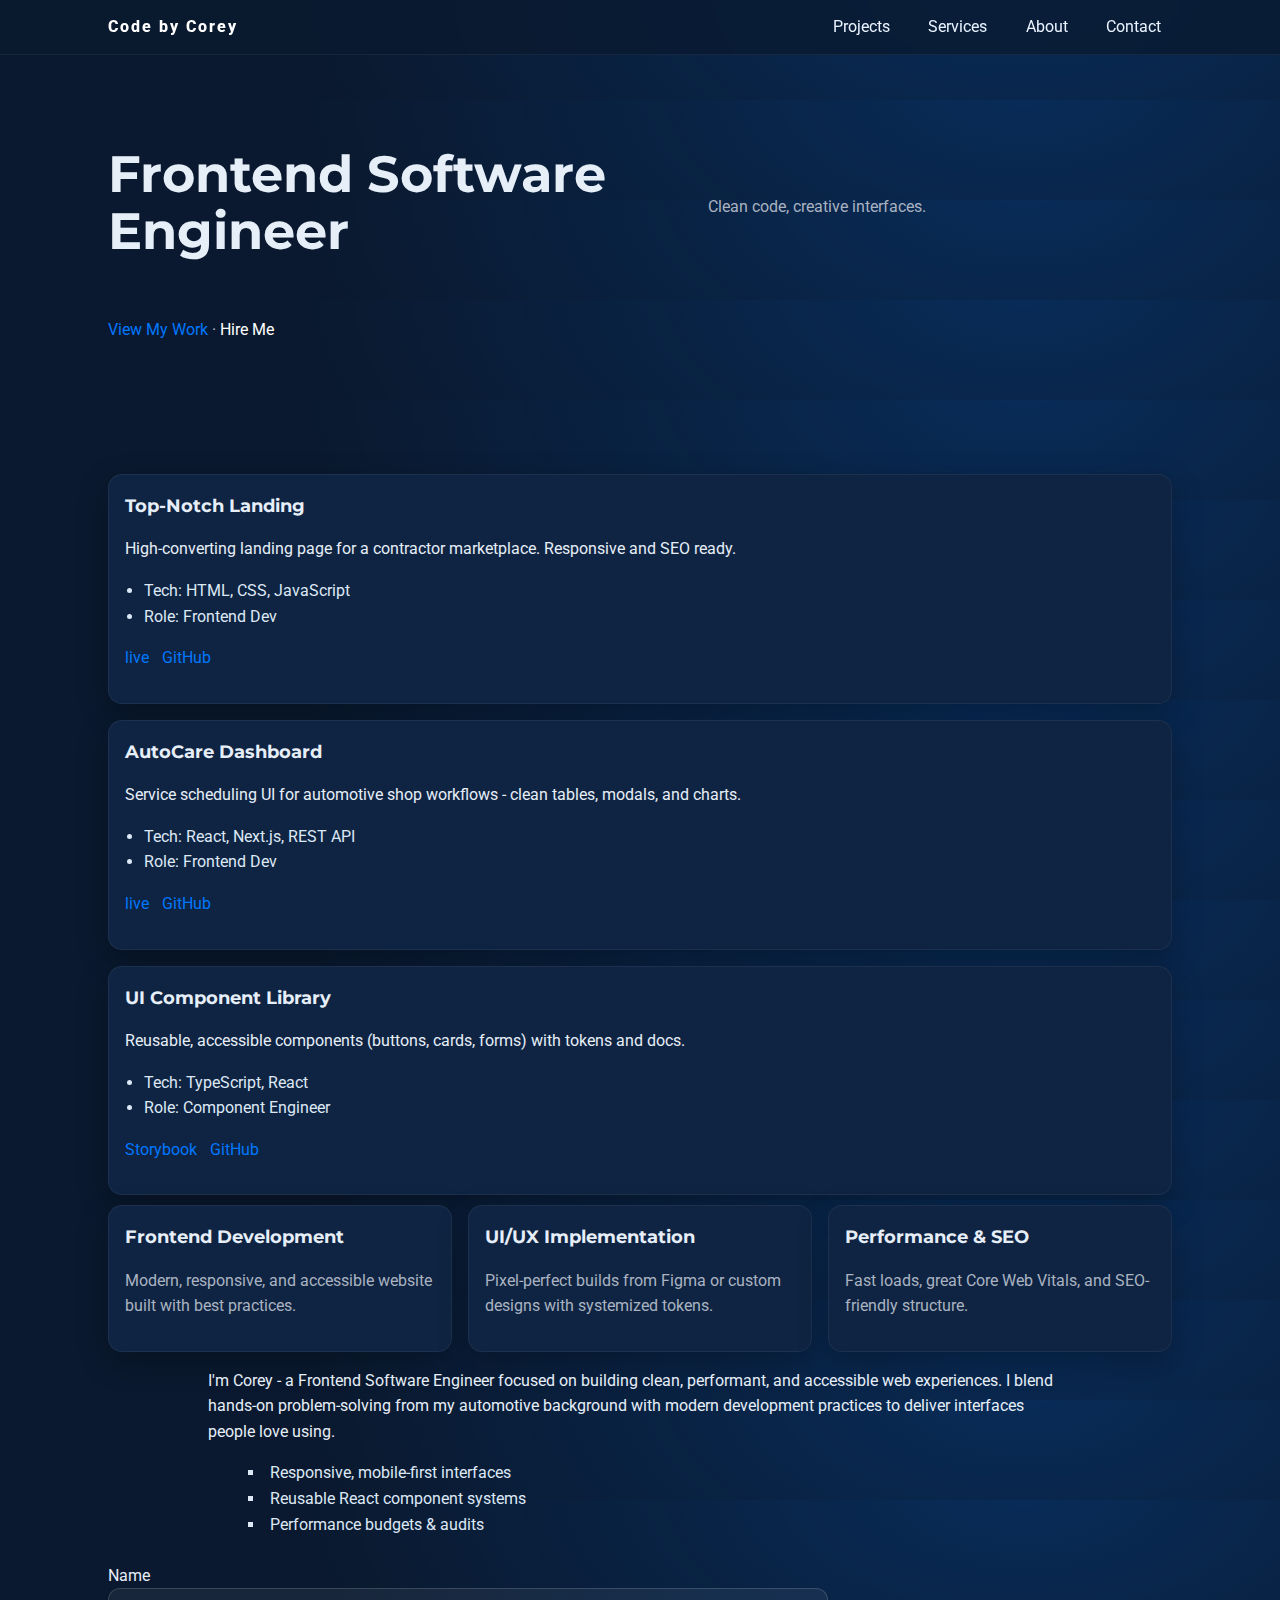
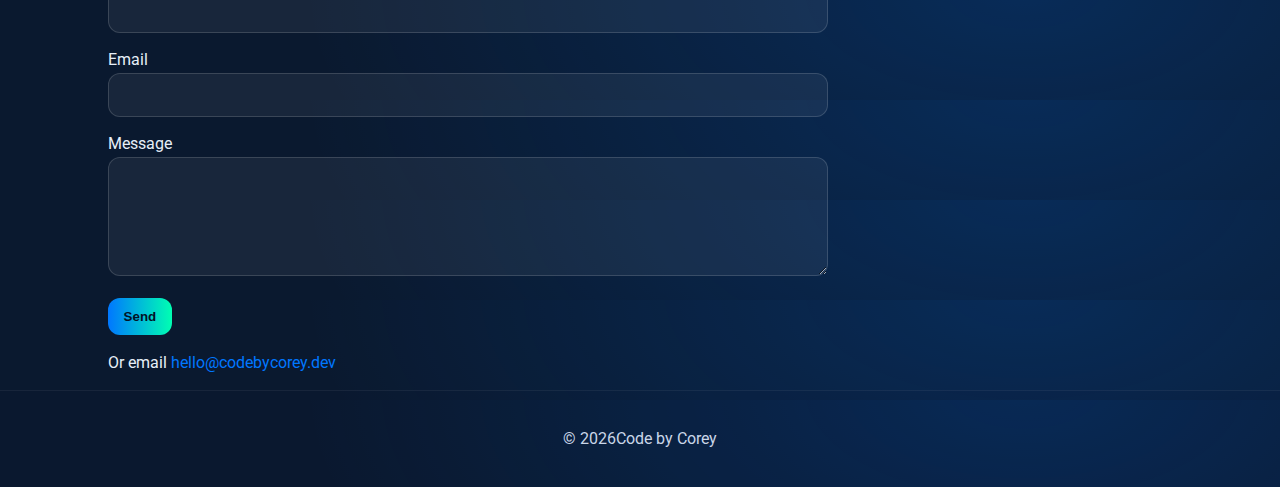
<file: index.html>
<!DOCTYPE html>
<html lang="en">
<head>
  <meta charset="UTF-8" />
  <meta name="viewport" content="width=device-width, initial-scale=1" />
  <meta name="description" content="Clean code, creative interfaces. Portfolio and services by Corey Shamburger, Frontend Software Engineer." />
  <title>Code by Corey — Frontend Software Engineer</title>
  <link href="https://fonts.googleapis.com/css2?family=Montserrat:wght@600;700;800&family=Roboto:wght@400;500&display=swap" rel="stylesheet">
  <link rel="stylesheet" href="styles.css">
  <script src="script.js" defer></script>
</head>
<body>
  <header class="site-header" role="banner">
    <div class="container">
      <a href="#home" class="brand" aria-label="Code by Corey Home">
        <span class="brand__name">Code by Corey</span>
      </a>
      <nav aria-label="Primary">
        <ul class="nav">
          <li><a href="#projects">Projects</a></li>
          <li><a href="#services">Services</a></li>
          <li><a href="#about">About</a></li>
          <li><a href="#contact">Contact</a></li>
        </ul>
      </nav>
    </div>
  </header>
  <main id="home">
    <section id="hero" aria-label="Hero">
      <div class="container">
        <h1>Frontend Software Engineer</h1>
        <p>Clean code, creative interfaces.</p>
        <p>
          <a href="#projects">View My Work</a> ·
          <a href="#contact">Hire Me</a>
        </p>
      </div>
    </section>
    <section id="projects" aria-label="Featured Projects">
      <div class="container">
        <h2 class="Featured Projects"></h2>
        <article>
          <header>
            <h3>Top-Notch Landing</h3>
          </header>
          <p>High‑converting landing page for a contractor marketplace. Responsive and SEO ready.</p>
          <ul>
            <li>Tech: HTML, CSS, JavaScript</li>
            <li>Role: Frontend Dev</li>
          </ul>
          <p>
            <a href="#" aria-label="Open live site for Top-Notch Landing">live</a>
            <a href="#" aria-label="Open GitHub repo for Top-Notch Landing">GitHub</a>
          </p>
        </article>
        <article>
          <header>
            <h3>AutoCare Dashboard</h3>
          </header>
          <p>Service scheduling UI for automotive shop workflows - clean tables, modals, and charts.</p>
          <ul>
            <li>Tech: React, Next.js, REST API</li>
            <li>Role: Frontend Dev</li>
          </ul>
          <p>
            <a href="#" aria-label="Open live site for AutoCare Dashboard">live</a>
            <a href="#" aria-label="Open GitHub repo for AutoCare Dashboard">GitHub</a>
          </p>
        </article>
        <article>
          <header>
            <h3>UI Component Library</h3>
          </header>
          <p>Reusable, accessible components (buttons, cards, forms) with tokens and docs.</p>
          <ul>
            <li>Tech: TypeScript, React</li>
            <li>Role: Component Engineer</li>
          </ul>
          <p>
            <a href="#" aria-label="Open Storybook for UI Component Library">Storybook</a>
            <a href="#" aria-label="Open GitHub repo for UI Component Library">GitHub</a>
          </p>
        </article>
      </div>
    </section>
    <section id="services" aria-label="Services">
      <div class="container">
        <h2 class="Services"></h2>
        <ul>
          <li>
            <h3>Frontend Development</h3>
            <p>Modern, responsive, and accessible website built with best practices.</p>
          </li>
          <li>
            <h3>UI/UX Implementation</h3>
            <p>Pixel-perfect builds from Figma or custom designs with systemized tokens.</p>
          </li>
          <li>
            <h3>Performance & SEO</h3>
            <p>Fast loads, great Core Web Vitals, and SEO-friendly structure.</p>
          </li>
        </ul>
      </div>
    </section>
    <section id="about" aria-label="About">
      <div class="container">
        <h2 class="About"></h2>
        <p>I'm Corey - a Frontend Software Engineer focused on building clean, performant, and accessible web experiences. I blend hands-on problem-solving from my automotive background with  modern development practices to deliver interfaces people love using.</p>
        <ul>
          <li>Responsive, mobile-first interfaces</li>
          <li>Reusable React component systems</li>
          <li>Performance budgets & audits</li>
        </ul>
      </div>
    </section>
    <section id="contact" aria-label="Contact">
      <div class="container">
        <h2 class="Contact"></h2>
        <form name="contact" method="POST" data-netlify="true">
          <input type="hidden" name="form-name" value="contact" />
          <p>
            <label for="name">Name</label><br>
            <input id="name" name="name" type="text" required />
          </p>
          <p>
            <label for="email">Email</label><br>
            <input id="email" name="email" type="email" required />
          </p>
          <p>
            <label for="message">Message</label><br>
            <textarea id="message" name="message" rows="6" required></textarea>
          </p>
          <p><button type="submit">Send</button></p>
          <p>Or email <a href="mailto:hello@codebycorey.dev">hello@codebycorey.dev</a></p>
        </form>
      </div>
    </section>
  </main>
  <footer class="site-footer" role="contentinfo">
    <div class="container">
      <p>&copy; <span id="year">2025</span>Code by Corey</p>
    </div>
  </footer>
</body>
</html>
</file>
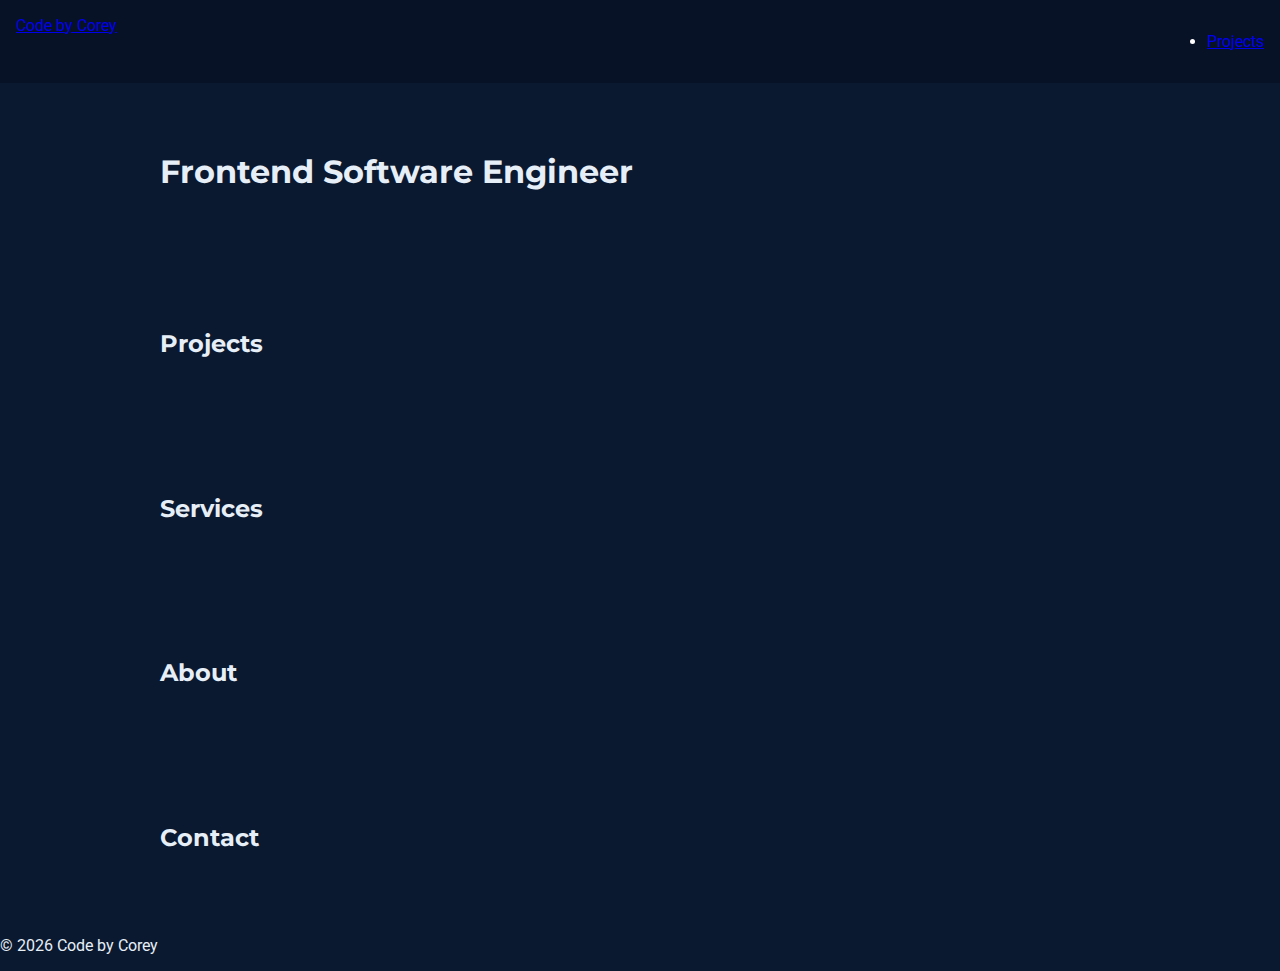
<file: codebycorey-portfolio-git/index.html>
<!DOCTYPE html>
<html lang="en">
<head>
  <meta charset="UTF-8" />
  <meta name="viewport" content="width=device-width, initial-scale=1" />
  <title>Code by Corey — Frontend Software Engineer</title>
  <link href="https://fonts.googleapis.com/css2?family=Montserrat:wght@600;700;800&family=Roboto:wght@400;500&display=swap" rel="stylesheet">
  <link rel="stylesheet" href="styles.css">
</head>
<body>
  <header class="site-header">
    <a class="brand" href="#home"><span class="brand__name">Code by Corey</span></a>
    <nav><ul id="nav-menu" class="nav__list"><li><a href="#projects">Projects</a></li></ul></nav>
  </header>
  <main id="home">
    <section class="section hero"><h1>Frontend Software Engineer</h1></section>
    <section id="projects" class="section"><h2>Projects</h2></section>
    <section id="services" class="section"><h2>Services</h2></section>
    <section id="about" class="section"><h2>About</h2></section>
    <section id="contact" class="section"><h2>Contact</h2></section>
  </main>
  <footer class="site-footer"><p>© <span id="year"></span> Code by Corey</p></footer>
  <script src="script.js"></script>
</body>
</html>
</file>
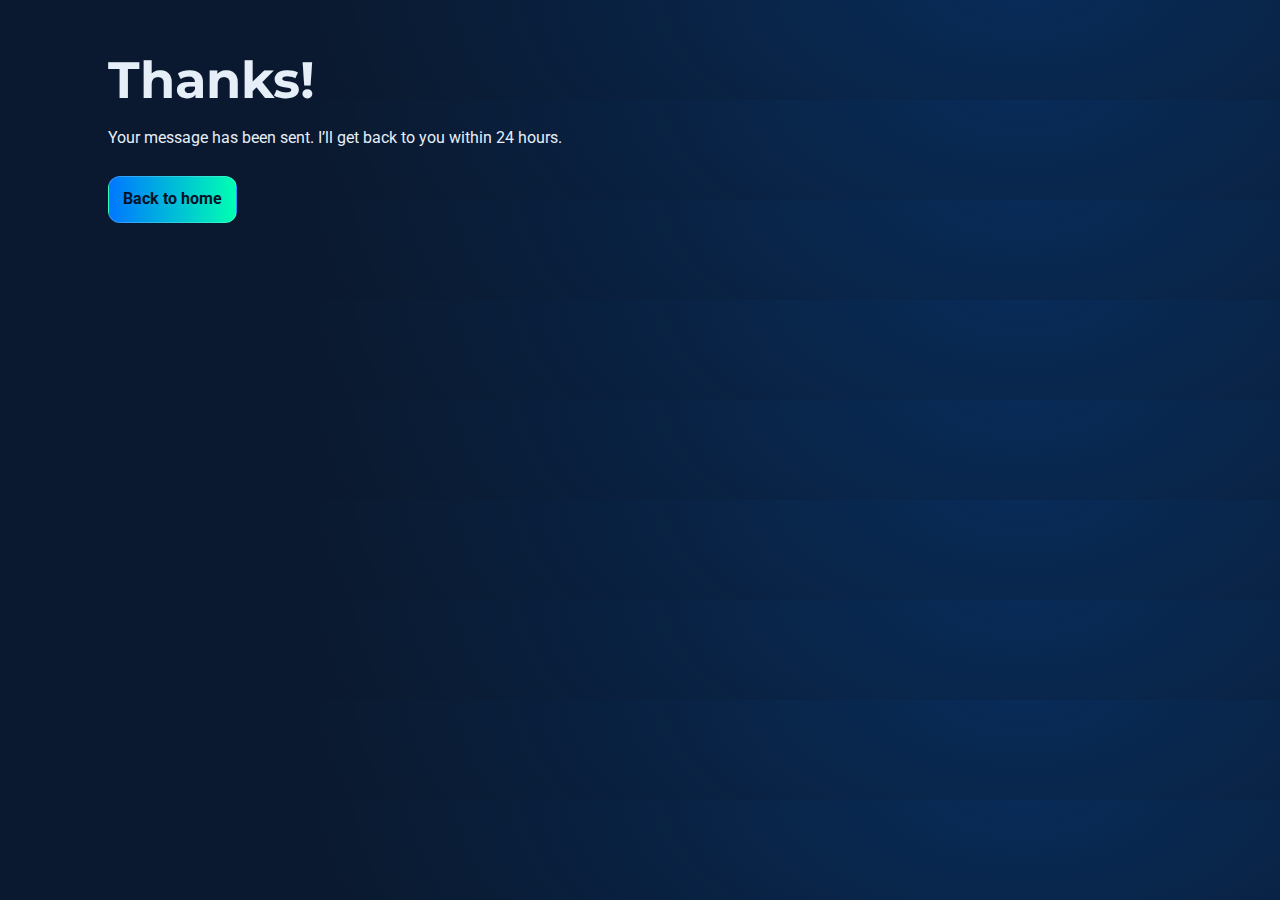
<file: thanks.html>
<!DOCTYPE html>
<html lang="en">
<head>
  <meta charset="UTF-8">
  <meta name="viewport" content="width=device-width, initial-scale=1">
  <title>Thanks — Code by Corey</title>
  <link rel="stylesheet" href="/styles.css">
</head>
<body>
  <main class="section">
    <div class="container">
      <h1>Thanks!</h1>
      <p>Your message has been sent. I’ll get back to you within 24 hours.</p>
      <p><a class="btn" href="/">Back to home</a></p>
    </div>
  </main>
</body>
</html>
</file>
<file: styles.css>
@import url('https://fonts.googleapis.com/css2?family=Montserrat:wght@600;700;800&family=Roboto:wght@400;500&display=swap');

:root{
    --navy: #0A192F;
    --blue: #0077FF;
    --gray: #F5F5F5;
    --accent: #00FFB2;
    --text: #E6EEF8;
    --muted: #A9B3C1;
    --card: #0F2442;
    --radius: 14px;
    --shadow: 0 10px 30px rgba(0,0,0,0.25);
    --maxw: 1100px;
}

* {
    box-sizing: border-box
}

html, body{height: 100px}
body {
    margin: 0;
    font-family: Roboto, system-ui, -apple-system, Segoe UI, Arial, sans-serif;
    color: var(--text);
    background: radial-gradient(1200px 600px at 80% -10%, rgba(0,119,255,0.20), transparent 60%) , var(--navy);
    line-height: 1.6;
}

h1, h2, h3 {
    font-family: Montserrat, system-ui, -apple-system, Segoe UI, Arial, sans-serif;
    margin: 0 0 0.6rem;
}

h1 {
    font-size: clamp(2rem, 3.4vw + 1rem, 3.2rem);
    line-height: 1.12;
}

h2 {
    font-size: clamp(1.6rem, 2vw + 1rem, 2.2rem);
}

h3 {
    font-size: 1.15rem;
}

a {
    color: var(--blue);
    text-decoration: none;
}

a:hover {
    text-decoration: underline;
}

.container {
    width: 100%;
    max-width: var(--maxw);
    margin: 0 auto;
    padding: 0 1.1rem;
}

/* ===== HEADER ===== */

.site-header {
    position: sticky;
    top: 0;
    z-index: 10;
    background: rgba(10, 25,47, 0.75);
    backdrop-filter: blur(10px);
    border-bottom: 1px solid rgba(255, 255, 255, 0.06);
}

.site-header .container {
    display: flex;
    align-items: center;
    justify-content: space-between;
    gap: 0.75rem;
    padding: 0.9rem 1.1rem;
}

.brand {
    display: flex;
    align-items: center;
    gap: 0.6rem;
    color: #fff;
}

.brand__name {
    font-weight: 800;
    letter-spacing: 2px;
}

.brand__logo {
    height: 40px;
    width: auto;
    display: block;
}

/* ===== NAV ===== */

.nav {
    list-style: none;
    display: flex;
    gap: 1rem;
    margin: 0;
    padding: 0;
}

.nav a {
    color: #EAF3FF;
    padding: 0.45rem 0.7rem;
    border-radius: 10px;
}

.nav a:is(:hover, :focus) {
    background: rgba(255, 255, 255, 0.08);
    text-decoration: none;
}

/* ==== ACTIVE LINK HIGHLIGHT ===== */

header nav a[data-active="true"],
header nav a[aria-current="page"]{
  background: rgba(255,255,255,.12);
  text-decoration: none;
  border-radius: 10px;
}

/* ===== SECTIONS ===== */

section {
    scroll-margin-top: 80px;
}

#hero {
    padding: clamp(3rem, 7vw, 6rem) 0;
}

.section {
    padding: clamp(2.2rem, 5vw, 3.2rem) 0;
}

.section + .section {
    border-top: 1px solid rgba(255, 255, 255, 0.06);
}

#hero .container {
    display: grid;
    grid-template-columns: 1.1fr 0.9fr;
    gap: 2rem;
    align-items: center;
}

#hero p {
    color: var(--muted);
}

.btn {
    display: inline-block;
    margin-right: 0.6rem;
    margin-top: 0.6rem;
    border-radius: 12px;
    padding: 0.6rem 0.9rem;
    border: 1px solid rgba(255, 255, 255, 0.2);
}

.btn:first-of-type {
    background: linear-gradient(90deg, var(--blue), var(--accent));
    color: #031126;
    font-weight: 700;
}

.btn--ghost {
    color: #fff;
}

/* ===== IMAGES ===== */

.hero-img {
    width: 100%;
    max-width: 520px;
    height: auto;
    border-radius: var(--radius);
    box-shadow: var(--shadow);
    display: block;
    margin-inline: auto;
    padding: 0 5px;
}

#projects article img {
    width: 100%;
    height: auto;
    display: block;
    border-radius: var(--radius);
    margin: 0 0 0.75rem 0;
    border: 1px solid rgba(255. 255, 255, 0.06);
    box-shadow: var(--shadow);
}


#hero a:last-of-type {
    color: #fff;
}

.accent {
    background: linear-gradient(90deg, var(--blue), var(--accent));
    -webkit-background-clip: text;
    background-clip: text;
    color: transparent;
}

/* ===== PROJECTS ===== */

#projects .container {
    display: grid;
    gap: 1rem;
}

#projects .container {
    display: grid;
    gap: 1rem;
}

#projects article {
    background: var(--card);
    border: 1px solid rgba(255, 255, 255, 0.06);
    border-radius: var(--radius);
    padding: 1rem;
    box-shadow: var(--shadow);
}

#projects ul {
    margin: 0.6rem 0;
    padding-left: 1.2rem;
    color: #DDE8F6;
}

#projects p:last-of-type a {
    margin-right: 0.6rem;
}

#projects article {
    background: var(--card);
    border: 1px solid rgba(255, 255, 255, 0.06);
    border-radius: var(--radius);
    padding: 1rem;
    box-shadow: var(--shadow);
}

#projects ul {
    margin: 0.6rem 0;
    padding-left: 1.2rem;
    color: #DDE8F6;
}

#projects p:last-of-type a {
    margin-right: 0.6rem;
}

/* ===== SERVICES ===== */

#services ul {
    display: grid;
    gap: 1rem;
    grid-template-columns: repeat(12, 1fr);
    list-style: none;
    padding: 0;
    margin: 0;
}

#services li {
    grid-column: span 4;
    background: var(--card);
    border: 1px solid rgba(255, 255, 255, 0.06);
    border-radius: var(--radius);
    padding: 1rem;
    box-shadow: var(--shadow);
}

#services p {
    color: var(--muted);
}

/* ===== ABOUT ===== */

#about img {
    float: left;
    width: 180px;
    height: 180px;
    object-fit: cover;
    border-radius: 50%;
    margin: 0 1rem 1 rem 0;
    box-shadow: var(--shadow);
    border: 2px solid rgba(255, 255, 255, 0.15);
}

#about .container {
    max-width: 900px;
}

#about .container:after {
    content: "";
    display: table;
    clear: both;
}

#about ul {
    list-style: square inside;
    color: #DDE8F6;
}

/* ===== CONTACT ===== */

#contact form {
    max-width: 720px;
}

#contact p {
    margin: 0 0 0.9rem;
}

input, textarea {
    width: 100%;
    background: rgba(255, 255, 255, 0.06);
    color: #fff;
    border: 1px solid rgba(255, 255, 255, 0.15);
    border-radius: 12px;
    padding: 0.85rem 1rem;
    outline: none;
}

input:focus, textarea:focus {
    border-color: var(--blue);
    box-shadow: 0 0 0 3px rgba(0, 119, 255, 0.25);
}

button {
    border: 0;
    border-radius: 12px;
    padding: 0.7rem 1rem;
    background: linear-gradient(90deg, var(--blue), var(--accent));
    color: #031126;
    font-weight: 700;
    cursor: pointer;
}

button:is(:hover, :focus) {
    filter: brightness(1.05);
}

/* ===== ANIMATIONS (REDUCED-MOTION AWARE ===== */

@media fadeUp {
    from { opacity: 0; transform: translateY(12px); }
    to { opacity: 1; transform: translateY(0); }
}

@media (prefers-reduced-motion: no-preference){
    #projects article,
    #services li,
    #about .container,
    #contact form{
        animation: fadeUp 0.6s ease both;
    }
    #projects article:nth-child(1){animation-delay: 0.05s;}
    #projects article:nth-child(2){animation-delay: 0.15s;}
    #projects article:nth-child(3){animation-delay: 0.25s;}
}

/* ===== CARD HOVER LIFT ===== */

#projects article:hover, 
#services li:hover {
    transform: translateY(-2px);
    transition: transform 0.18s ease;
}

/* ===== FOOTER ===== */

.site-footer {
    padding: 1.2rem 0;
    text-align: center;
    color: #C9D6E8;
    border-top: 1px solid rgba(255, 255, 255, 0.06);
    background: rgba(10, 25, 47, 0.06);
}

/* ===== RESPONSIVE ===== */

@media (max-width: 900px) {
    #hero .container {
        grid-template-columns: 1fr;
    }
    #services li {
        grid-column: span 6;
    }
}

@media (max-width: 640px) {
    .nav {
        gap: 0.4rem;
        flex-wrap: wrap;
    }
    #services li {
        grid-column: span 12;
    }
}
</file>
<file: codebycorey-portfolio-git/styles.css>
body{margin:0;font-family:Roboto,Arial,sans-serif;background:#0A192F;color:#E6EEF8}
h1,h2{font-family:Montserrat,Arial,sans-serif}
.site-header{display:flex;justify-content:space-between;padding:1rem;background:#081226;color:#fff}
.section{padding:3rem 1rem;max-width:960px;margin:0 auto}
.hero{display:grid;gap:2rem;align-items:center}
.btn{padding:.6rem 1rem;border-radius:8px;text-decoration:none}
</file>
